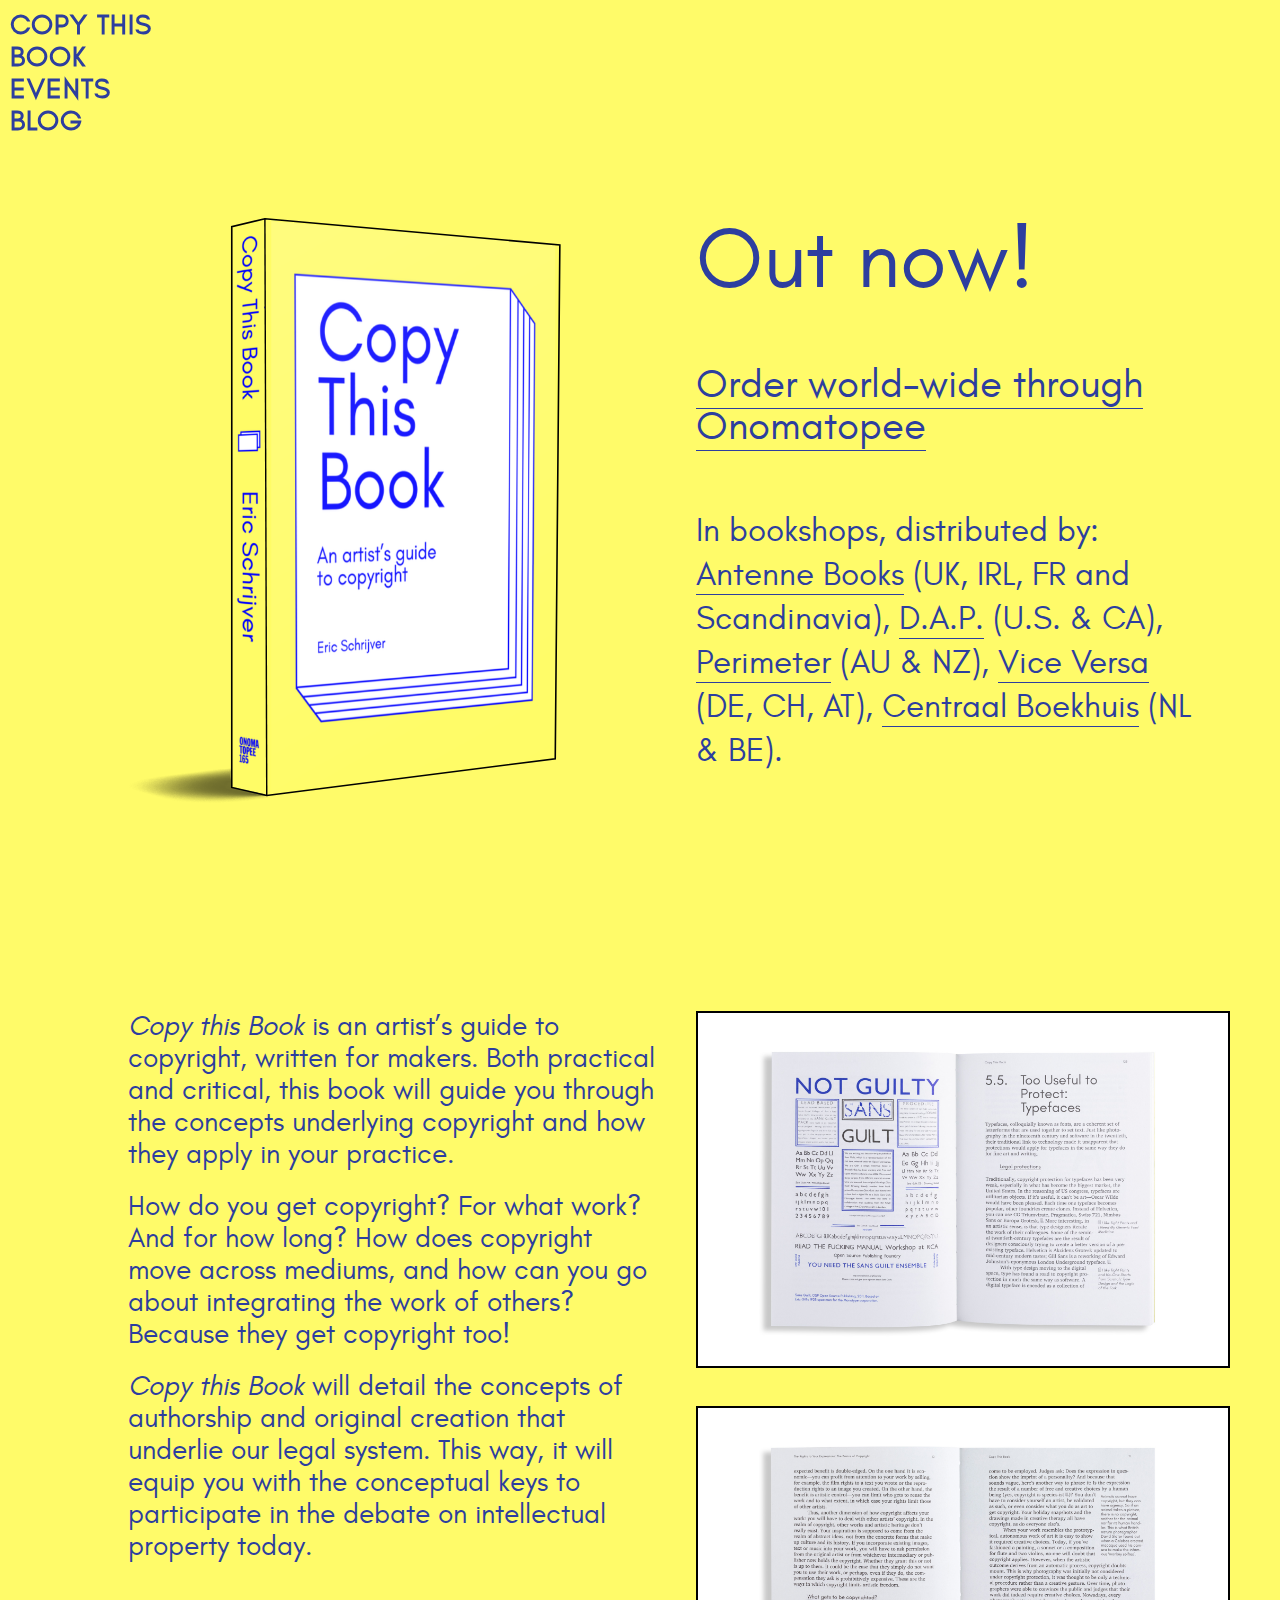
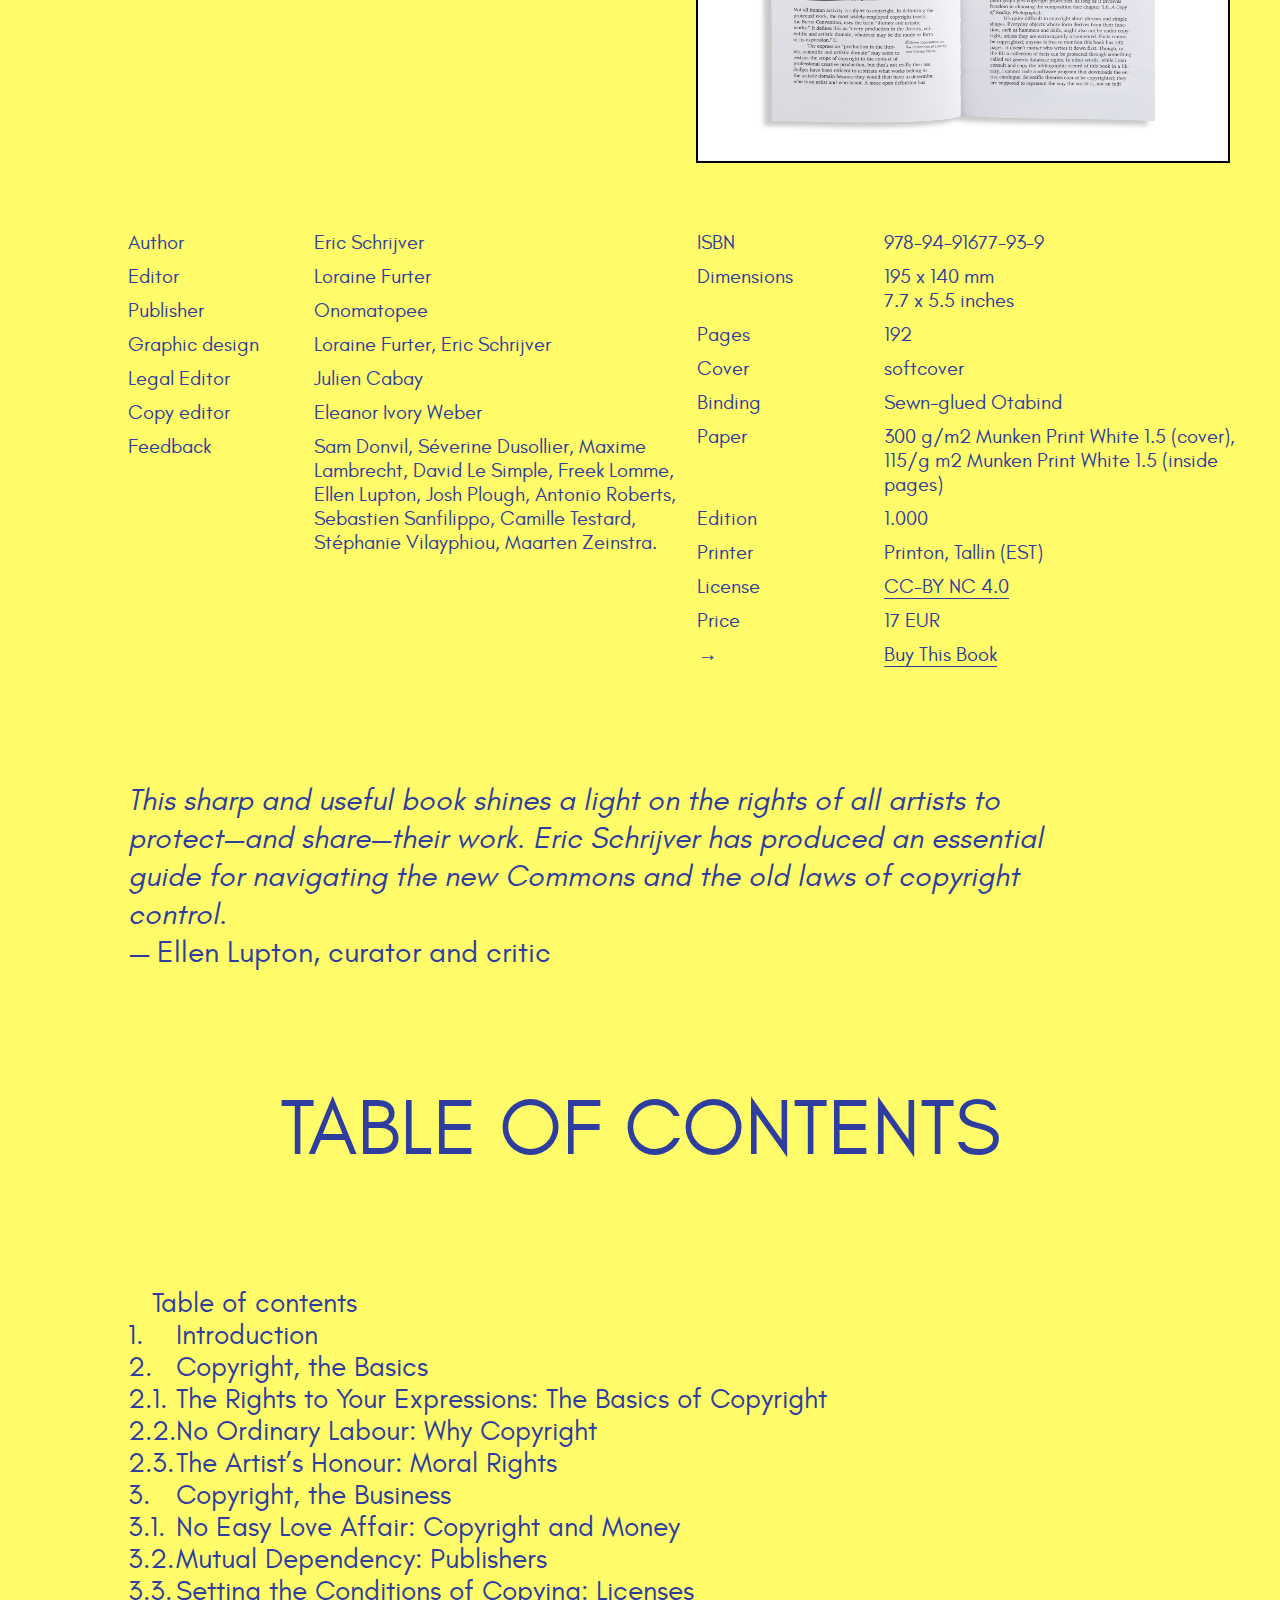
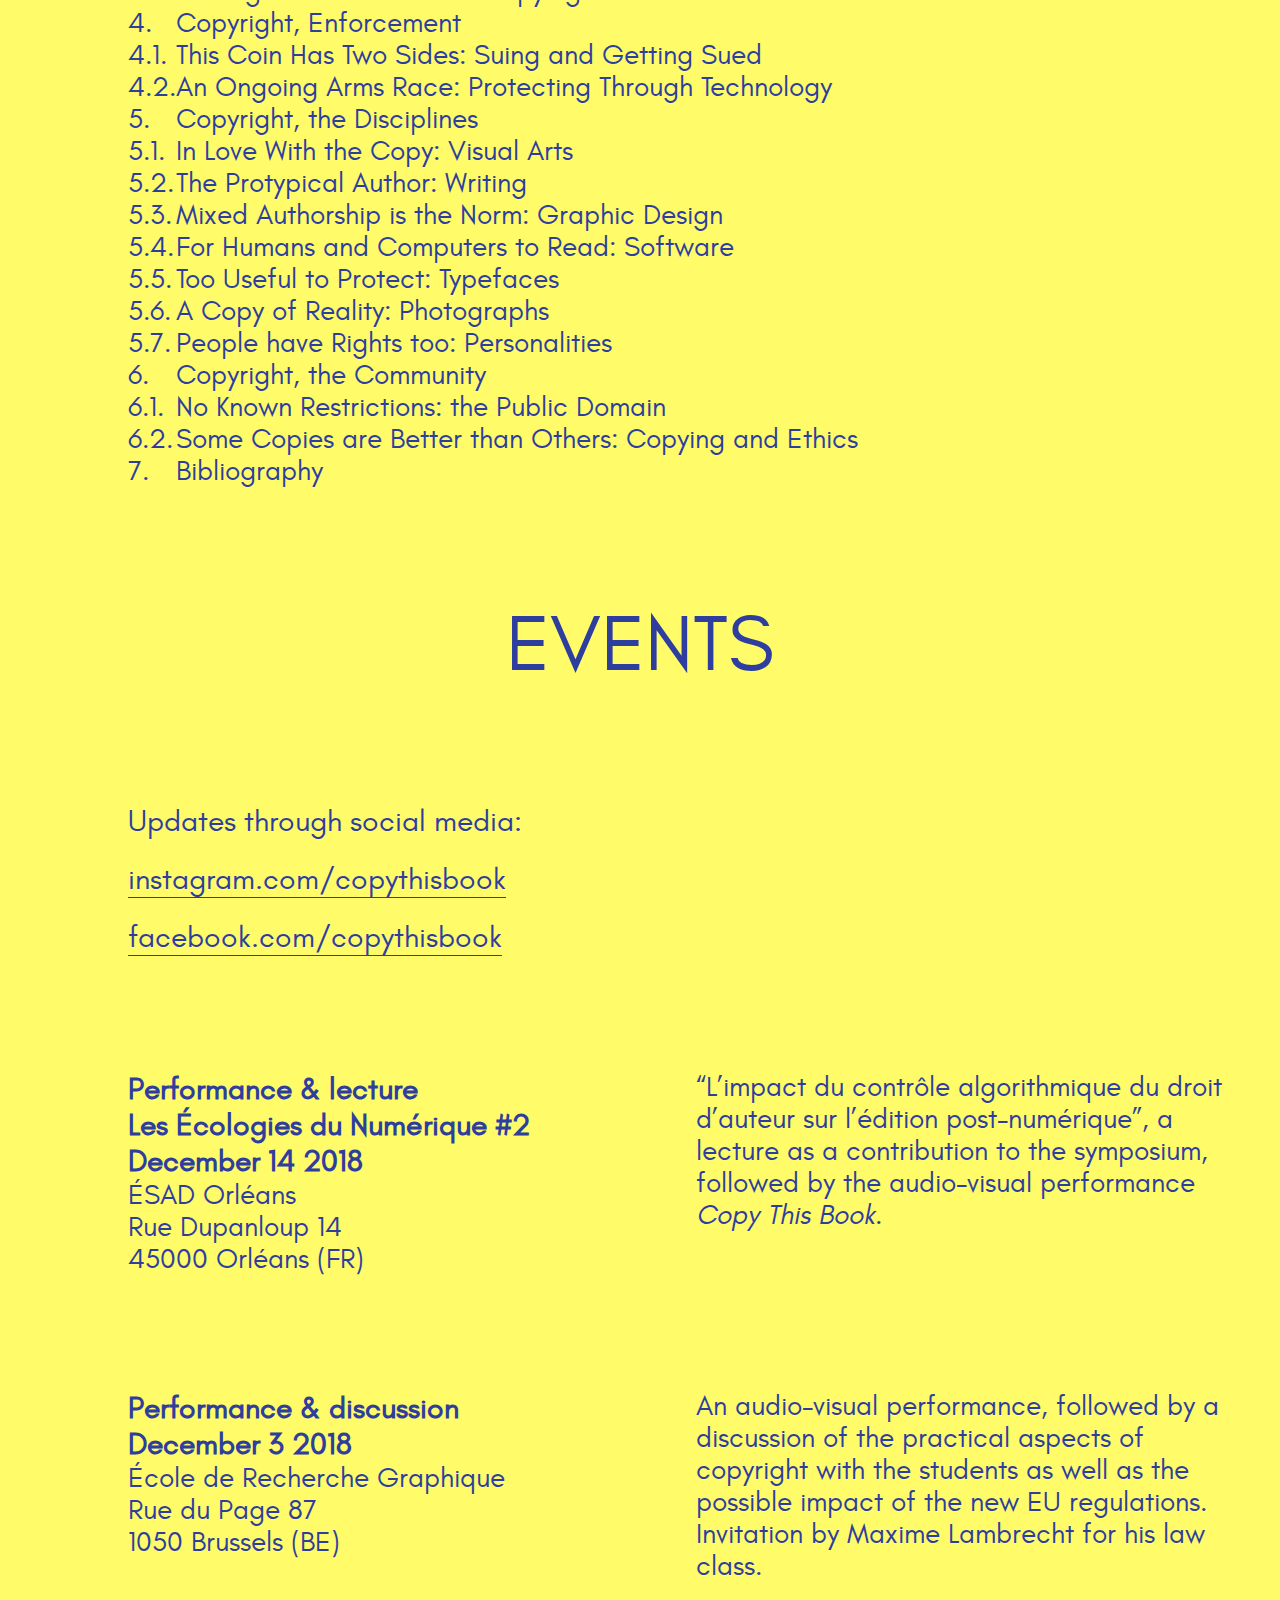
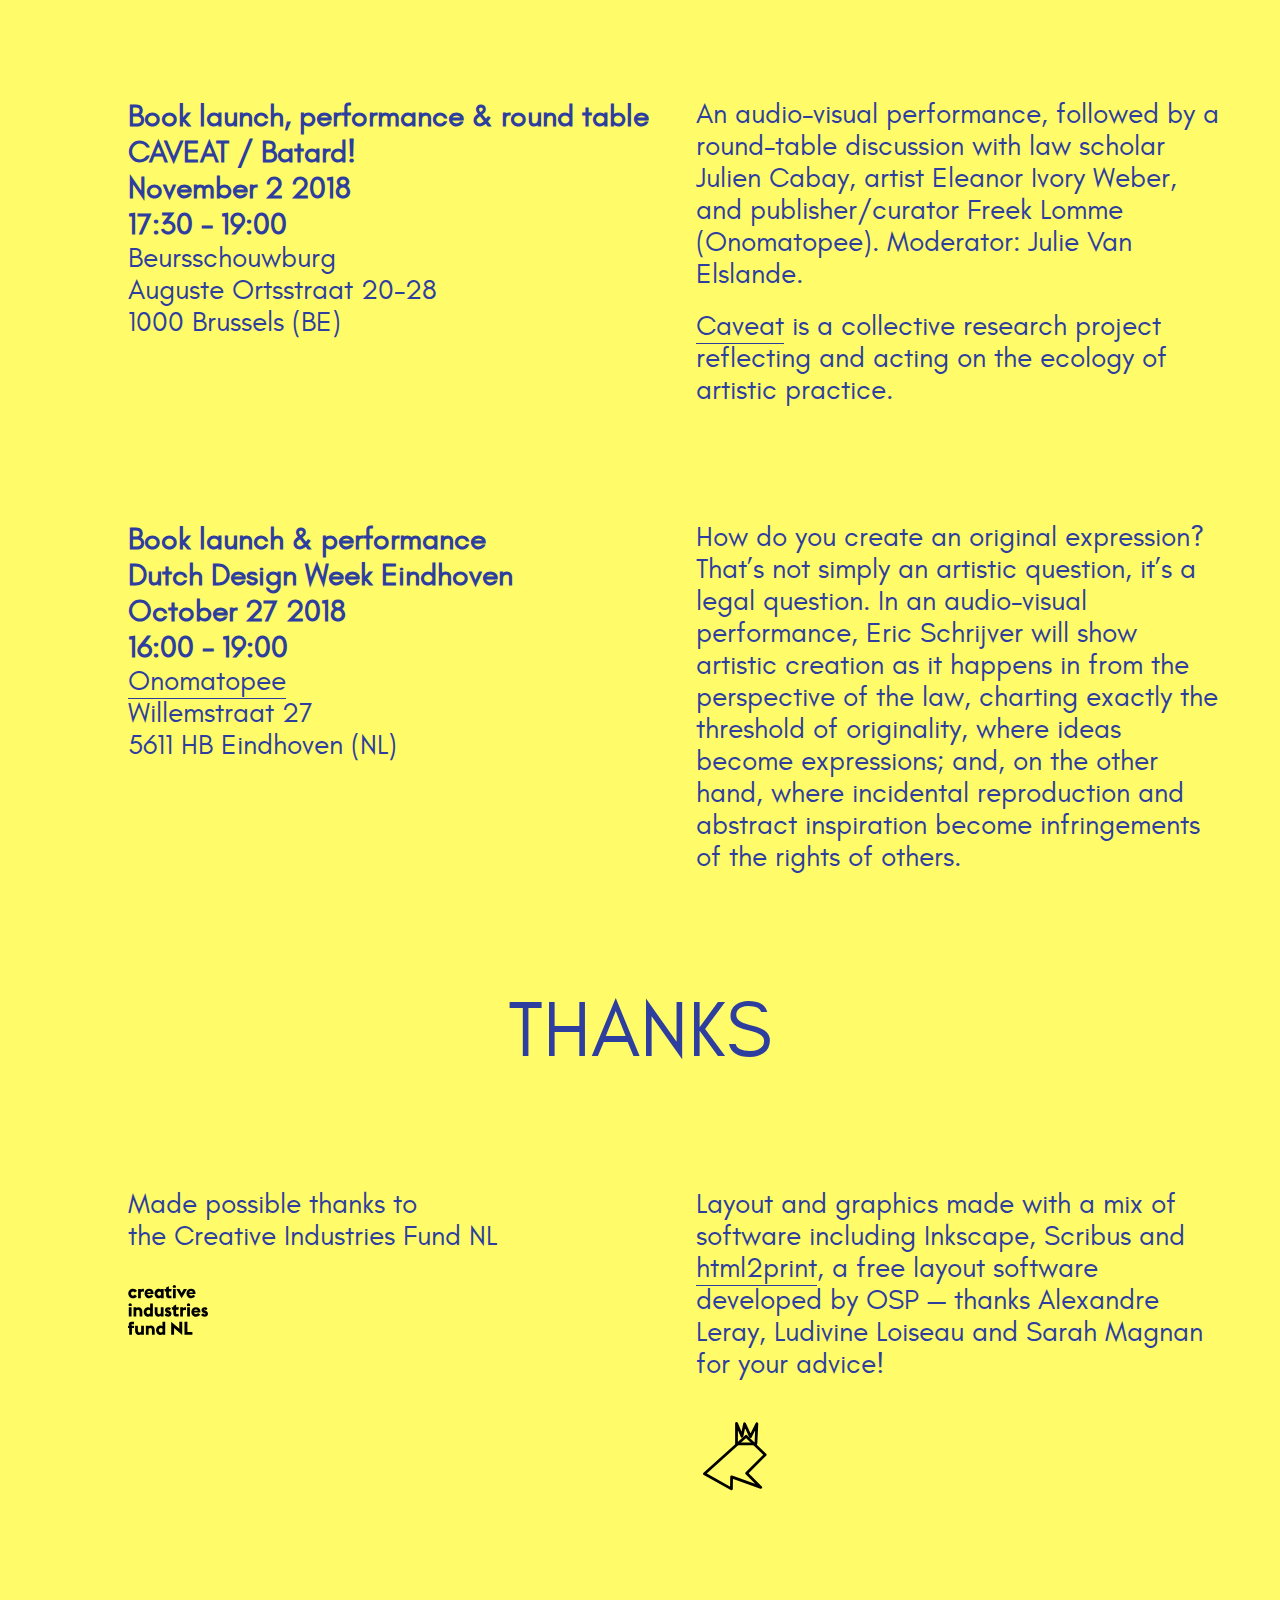
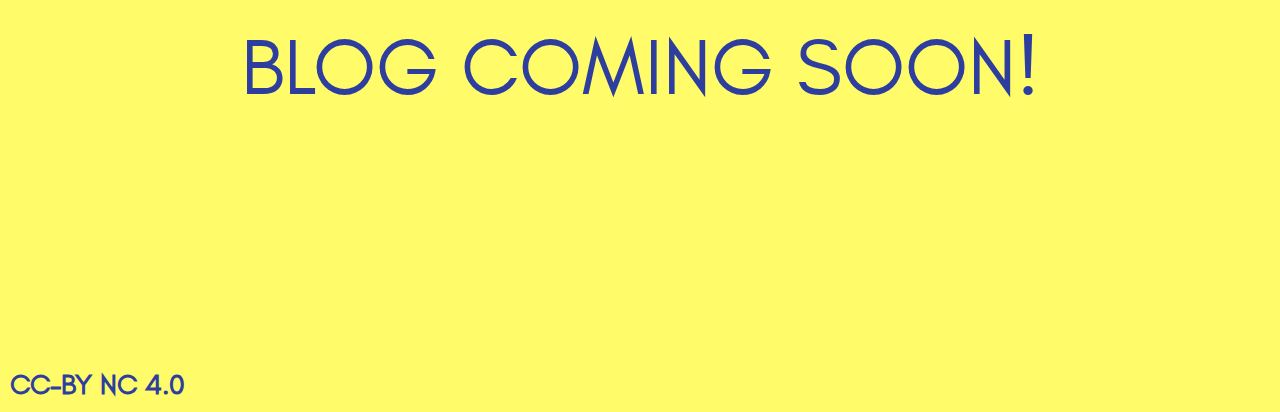
<file: index.html>
<!DOCTYPE html>
<html class="" lang="nl">
<head>
    <meta http-equiv="Content-Type" content="text/html; charset=UTF-8">
    <meta name="viewport" content="width=device-width, initial-scale=1.0, maximum-scale=1.0, user-scalable=no">
    <title>Copy This Book. An Artist’s Guide to Copyright.</title>
    <meta name="description" content="Both practical and critical, this book will guide you through the concepts underlying copyright and how they apply in your practice." />
    <meta property="og:image" content="https://copy-this-book.eu/out-now-og-image.png"/>
    <link rel="stylesheet" href="stylesheets/reset.css" type="text/css" media="all">
    <link rel="stylesheet" href="stylesheets/styles.css" type="text/css" media="all">
    <link rel="stylesheet" href="https://use.fontawesome.com/releases/v5.6.3/css/all.css" integrity="sha384-UHRtZLI+pbxtHCWp1t77Bi1L4ZtiqrqD80Kn4Z8NTSRyMA2Fd33n5dQ8lWUE00s/" crossorigin="anonymous">

    <!-- Matomo // There’s no reason to give all that data to Google!! -->
<script type="text/javascript">
  var _paq = _paq || [];
  /* tracker methods like "setCustomDimension" should be called before "trackPageView" */
  _paq.push(['trackPageView']);
  _paq.push(['enableLinkTracking']);
  (function() {
    var u="//var.schr.fr/piwik/";
    _paq.push(['setTrackerUrl', u+'piwik.php']);
    _paq.push(['setSiteId', '8']);
    var d=document, g=d.createElement('script'), s=d.getElementsByTagName('script')[0];
    g.type='text/javascript'; g.async=true; g.defer=true; g.src=u+'piwik.js'; s.parentNode.insertBefore(g,s);
  })();
</script>
<!-- End Matomo Code -->

</head>
<body style="position: relative;">

    <nav>
        <p><a href="#">COPY THIS</a></p>
        <p><a href="#book">BOOK</a></p>
        <p><a href="#events">EVENTS</a></p>
        <p><a href="#blog">BLOG</a></p>
        <p><a href="https://www.instagram.com/copythisbook/"><i class="fab fa-instagram"></i></a> <a href="https://www.facebook.com/copythisbook/"><i class="fab fa-facebook"></i></a></p>
    </nav>
    <div class="license" style="position: absolute; left: 10px; bottom: 10px;">
        <a href="https://creativecommons.org/licenses/by-nc/4.0/" target="_blank" style="border: 0;"><strong>CC-BY NC 4.0</strong></a>
    </div>

    <!-- <img src="images/cover-design.svg" class="img-titre"> -->
    <!-- <h1>Copy This Book</h1>
    <h2 style="padding-top: 5vw;">An artist’s guide to copyright</h2> -->

    <section class="accroche">
        <div class="image">
            <img src="images/cover-3d.svg">
            <!-- <img src="./files/OMP-165-_-Copy-This-Book-_digital-temp-cover-kopie.jpg"> -->
        </div>
        <div class="upcoming">
            <div class="title">
                Out now!
            </div>
            <div class="info">
                <a href="https://www.onomatopee.net/?add-to-cart=6672" target="_blank">Order world-wide through Onomatopee</a>
            </div>
            <div class="info">
                <small>In bookshops, distributed by: <a href="https://www.antennebooks.com/" target="_blank" rel="noopener">Antenne Books</a> (UK, IRL, FR and Scandinavia), <a href="http://www.artbook.com/aboutus.html" target="_blank" rel="noopener">D.A.P.</a> (U.S. &amp; CA), <a href="http://perimeterdistribution.com/" target="_blank" rel="noopener">Perimeter</a> (AU &amp; NZ), <a href="http://www.vice-versa-distribution.com/" target="_blank" rel="noopener">Vice Versa</a> (DE, CH, AT), <a href="https://www.cb.nl">Centraal Boekhuis</a> (NL &amp; BE).</small>
            </div>
        </div>
    </section>

    <section id="book" style="padding-top: 5vw;">
        <div class="book-presentation">
            <p><em>Copy this Book</em> is an artist’s guide to copyright, written for makers. Both practical and critical, this book will guide you through the concepts underlying copyright and how they apply in your practice.</p>
            <p>How do you get copyright? For what work? And for how long? How does copyright move across mediums, and how can you go about integrating the work of others? Because they get copyright too!</p>
            <p><em>Copy this Book</em> will detail the concepts of authorship and original creation that underlie our legal system. This way, it will equip you with the conceptual keys to participate in the debate on intellectual property today.</p>
        </div>
        <div class="spreads">
            <img src="./files/OMP165_-Copy-This-Book-_-978-94-91677-93-9-low-res-_10.jpg">
            <img src="./files/OMP165_-Copy-This-Book-_-978-94-91677-93-9-low-res-_3.jpg">
        </div>

        <div class="specs">
            <dl>
                <dt>Author</dt><dd>Eric Schrijver</dd>
                <dt>Editor</dt><dd>Loraine Furter</dd>
                <dt>Publisher</dt><dd>Onomatopee</dd>
                <dt>Graphic design</dt><dd>Loraine Furter, Eric Schrijver</dd>
                <dt>Legal Editor</dt><dd>Julien Cabay</dd>
                <dt>Copy editor</dt><dd>Eleanor Ivory Weber</dd>
                <dt>Feedback</dt><dd>Sam Donvil, Séverine Dusollier, Maxime Lambrecht, David Le Simple, Freek Lomme, Ellen Lupton, Josh Plough, Antonio Roberts, Sebastien Sanfilippo, Camille Testard, Stéphanie Vilayphiou, Maarten Zeinstra.</dd>
            </dl>
            <dl>
                <dt>ISBN</dt><dd>978-94-91677-93-9</dd>
                <dt>Dimensions</dt><dd>195 x 140 mm<br>7.7 x 5.5 inches</dd>
                <dt>Pages</dt><dd>192</dd>
                <dt>Cover</dt><dd>softcover</dd>
                <dt>Binding</dt><dd>Sewn-glued Otabind</dd>
                <dt>Paper</dt><dd>300 g/m2 Munken Print White 1.5 (cover), 115/g m2 Munken Print White 1.5 (inside pages)</dd>
                <dt>Edition</dt><dd>1.000</dd>
                <dt>Printer</dt><dd>Printon, Tallin (EST)</dd>
                <dt>License</dt><dd><a href="https://creativecommons.org/licenses/by-nc/4.0/" target="_blank">CC-BY NC 4.0</a></dd>
                <dt>Price</dt><dd>17 EUR</dd>
                <dt>→</dt><dd><a href="https://www.onomatopee.net/?add-to-cart=6672" target="_blank">Buy This Book</a></dd>
            </dl>
        </div>
    </section>

    <section>
        <div class="blurb">
            <p><em>This sharp and useful book shines a light on the rights of all artists to protect—and share—their work. Eric Schrijver has produced an essential guide for navigating the new Commons and the old laws of copyright control.<br>
                —&nbsp;</em>Ellen Lupton, curator and critic</p>
        </div>
    </section>

    <h2>TABLE OF CONTENTS</h2>

    <section>
        <table>
            <tbody><tr><td> </td><td>Table of contents</td><td> </td></tr>
            </tbody>
        </table>
        <table>
            <tbody><tr><td>1.</td><td>Introduction</td></tr>
            <tr><td>2.</td><td>Copyright, the Basics</td><td> </td></tr>
            <tr><td>2.1.</td><td>The Rights to Your Expressions: The Basics of Copyright</td></tr>
            <tr><td>2.2.</td><td>No Ordinary Labour: Why Copyright</td></tr>
            <tr><td>2.3.</td><td>The Artist’s Honour: Moral Rights</td></tr>
            <tr><td>3.</td><td>Copyright, the Business</td><td> </td></tr>
            <tr><td>3.1.</td><td>No Easy Love Affair: Copyright and Money</td></tr>
            <tr><td>3.2.</td><td>Mutual Dependency: Publishers</td></tr>
            <tr><td>3.3.</td><td>Setting the Conditions of Copying: Licenses</td></tr>
            <!-- <tr><td>3.4.</td><td>Business Comes with Extra Rules: Trademarks and Patents</td><td></td></tr> -->
            <tr><td>4.</td><td>Copyright, Enforcement</td><td> </td></tr>
            <tr><td>4.1.</td><td>This Coin Has Two Sides: Suing and Getting Sued</td></tr>
            <tr><td>4.2.</td><td>An Ongoing Arms Race: Protecting Through Technology</td></tr>
            <tr><td>5.</td><td>Copyright, the Disciplines</td><td> </td></tr>
            <tr><td>5.1.</td><td>In Love With the Copy: Visual Arts</td></tr>
            <tr><td>5.2.</td><td>The Protypical Author: Writing</td></tr>
            <tr><td>5.3.</td><td>Mixed Authorship is the Norm: Graphic Design</td></tr>
            <tr><td>5.4.</td><td>For Humans and Computers to Read: Software</td></tr>
            <tr><td>5.5.</td><td>Too Useful to Protect: Typefaces</td></tr>
            <tr><td>5.6.</td><td>A Copy of Reality: Photographs</td></tr>
            <tr><td>5.7.</td><td>People have Rights too: Personalities</td></tr>
            <tr><td>6.</td><td>Copyright, the Community</td><td> </td></tr>
            <tr><td>6.1.</td><td>No Known Restrictions: the Public Domain</td></tr>
            <tr><td>6.2.</td><td>Some Copies are Better than Others: Copying and Ethics</td></tr>
            <tr><td>7.</td><td>Bibliography</td></tr>
            </tbody>
        </table>
    </section>

    <h2 id="events">EVENTS</h2>

    <section>
        <div class="blurb">
            <p>Updates through social media:</p>
            <p><a href="https://www.instagram.com/copythisbook/">instagram.com/copythisbook</a></p>
            <p><a href="https://www.facebook.com/copythisbook/">facebook.com/copythisbook</a></p>
        </div>
    </section>

    <section>
        <div class="event-presentation">
            <h3>Performance &amp; lecture<br>
                Les Écologies du Numérique #2<br>
                December 14 2018
            </h3>

            <p>
                ÉSAD Orléans<br/>
                Rue Dupanloup 14<br>45000 Orléans (FR)</p>

        </div>
        <div class="event-image">
            <p>“L’impact du contrôle algorithmique du droit d’auteur sur l’édition post-numérique”, a lecture as a contribution to the symposium, followed by the audio-visual performance <em>Copy This Book</em>.</p>
        </div>
    </section>

    <section>
        <div class="event-presentation">
            <h3>Performance &amp; discussion<br>
                December 3 2018
            </h3>

            <p>École de Recherche Graphique<br/>
                Rue du Page 87<br>1050 Brussels (BE)
            </p>

        </div>
        <div class="event-image">
            <p>An audio-visual performance, followed by a discussion of the practical aspects of copyright with the students as well as the possible impact of the new EU regulations. Invitation by Maxime Lambrecht for his law class.</p>
        </div>
    </section>

    <section>
        <div class="event-presentation">
            <h3>Book launch, performance &amp; round table<br>
                CAVEAT / Batard!<br>
                November 2 2018<br>17:30 - 19:00
            </h3>

            <p>Beursschouwburg<br/>
            Auguste Ortsstraat 20-28<br/>
            1000 Brussels (BE)
            </p>

        </div>
        <div class="event-image">
            <p>An audio-visual performance, followed by a round-table discussion with law scholar Julien Cabay, artist Eleanor Ivory Weber, and publisher/curator Freek Lomme (Onomatopee). Moderator: Julie Van Elslande.</p>

            <p><a href="https://caveat.be/">Caveat</a> is a collective research project reflecting and acting on the ecology of artistic practice.</p>
        </div>
    </section>

    <section>
        <div class="event-presentation">
            <h3>Book launch & performance<br>
                Dutch Design Week Eindhoven<br>
                October 27 2018<br>16:00 - 19:00
            </h3>

            <p><a href="https://www.onomatopee.net/">Onomatopee</a><br>
                Willemstraat 27<br>
                5611 HB Eindhoven (NL)
            </p>

        </div>
        <div class="event-image">
            <p>How do you create an original expression? That’s not simply an artistic question, it’s a legal question. In an audio-visual performance, Eric Schrijver will show artistic creation as it happens in from the perspective of the law, charting exactly the threshold of originality, where ideas become expressions; and, on the other hand, where incidental reproduction and abstract inspiration become infringements of the rights of others.</p>
        </div>
    </section>

    <h2>THANKS</h2>

    <section class="thanks">
        <div>
            <p>Made possible thanks to<br>the Creative Industries Fund NL<br><br><img src="./images/logos/creative-industries-fund-NL.svg"></p>
        </div>
        <div>
            <p>Layout and graphics made with a mix of software including Inkscape, Scribus and <a href="http://osp.kitchen/research/#h2p" target="_blank">html2print</a>, a free layout software developed by OSP — thanks Alexandre Leray, Ludivine Loiseau and Sarah Magnan for your advice!<br><br><img src="images/logos/OSP_new-frog.svg"></p>
        </div>
    </section>


    <h2 id="blog" style="padding-bottom: 300px;">blog coming soon!</h2>

</body>
</file>
<file: stylesheets/styles.css>
/* Here you can put your specific typography, layout styles. */

/*FONTS*/
@font-face {
    font-family: 'glacial';
    src: url('../fonts/glacialindifference-italic-webfont.woff2') format('woff2'),
    url('../fonts/glacialindifference-italic-webfont.woff') format('woff');
    font-weight: normal;
    font-style: italic;
}
@font-face {
    font-family: 'glacial';
    src: url('../fonts/glacialindifference-regular-webfont.woff2') format('woff2'),
    url('../fonts/glacialindifference-regular-webfont.woff') format('woff');
    font-weight: normal;
    font-style: normal;
}


body {
    font-family: "glacial";
    color: #2d3e9f;
    font-size: 28px;
    line-height: 32px;
    background-color: #fffb69;
}
a, a:visited, a:hover, a:focus {
    text-decoration: none;
    color: #2d3e9f;
    border-bottom: 1px solid #2d3e9f;
}
p+p {
    margin-top: 20px;
}
nav {
    position: fixed;
    top: 0;
    left: 0;
    width: 100%;
    padding: 10px;
    letter-spacing: 1px;
    font-weight: bold;
}
nav p {
    margin-right: 10%;
    margin-top: 0;
}
nav a, nav a:hover {
    border-bottom: 0;
}
.img-titre {
    margin-left: 30%;
    width: 40%;
    margin-top: 8vw;
}
h1, h2 {
    font-weight: normal;
    text-align: center;
    margin: 0;
}
h1 {
    font-size: 40px;
    line-height: 45px;
    margin-top: 15vw;
}
h2 {
    font-size: 80px;
    line-height: 85px;
    padding-top: 9vw;
    text-transform: uppercase;
}
h3 {
    font-size: 30px;
    line-height: 36px;
}
.accroche {
    padding-top: 8vw;
}
.accroche div div {
    width: auto;
}
.accroche, section {
    margin: 0 auto;
    margin-top: 9vw;
    width: 60%;
}
.accroche div, section div {
    display: inline-block;
    vertical-align: top;
    width: 46%;
    padding-right: 30px;
}
section div img {
    width: 100%;
}
.thanks img {
    max-width: 80px;
}
.upcoming .title {
    font-size: 85px;
    line-height: 86px;
    margin-bottom: 60px;
}
.upcoming .info {
    font-size: 40px;
    line-height: 42px;
    margin-bottom: 60px;
}
dl {
    width: 49%;
    display: inline-block;
    vertical-align: top;
    margin-top: 20px;
}
dt, dd {
    display: inline-block;
    vertical-align: top;
    margin-top: 10px;
}
dt {
    width: 30%;
    margin-right: 3%;
}
dd {
    width: 65%;
}
.specs {
    width: 100%;
    font-size: 20px;
    line-height: 24px;
    padding-right: 0;
}
.spreads img {
    border: 2px solid black;
    margin-bottom: 30px;
}
.blurb {
    font-size: 30px;
    line-height: 38px;
    width: 80%;
}

table tr td:first-child {
    width: 24px;
}


/* RESPONSIVE */

/* ÉCRAN SEULEMENT */
@media screen {
    .print-only {
        display: none;
    }
}

/* ÉCRAN (VALEURS MAXIMUM) */
@media screen and (max-width: 1400px) {
    .accroche, section {
        width: 90%;
        margin-left: 10%;
    }
}
@media screen and (max-width: 940px) {
    .img-titre {
        margin-left: 15%;
        width: 70%;
    }
    .accroche, section, .specs {
        width: 95%;
        margin-left: 5%;
    }
    .accroche div, section div {
        width: 80%;
        margin-left: 10%;
        padding-bottom: 30px;
        padding-right: 0;
    }
    .accroche div div {
        width: 100%;
    }
}
@media screen and (max-width: 480px) {
    body {
        font-size: 22px;
        line-height: 26px;
    }
    nav {
        position: absolute;
        width: auto;
    }
    h2 {
        font-size: 70px;
        line-height: 75px;
        padding: 40px 0;
    }
    .img-titre {
        margin-left: 5%;
        width: 90%;
        margin-top: 160px;
    }
    .upcoming .title {
        font-size: 48px;
        line-height: 50px;
    }
    .accroche, section, .specs {
        width: 90%;
        margin-left: 5%;
    }
    .accroche div, section div {
        width: 100%;
        margin-left: 0;
        padding-bottom: 30px;
    }
    .specs {
        font-size: 15px;
    }
    dl {
        width: 100%;
    }
    dt, dd {
        margin-top: 5px;
    }
    .blurb {
        width: 100%;
        font-size: 22px;
        line-height: 26px;
    }
}



/* IMPRESSION */

@media print {
    .titre {
        color: blue;
    }
    .screen-only {
        display: none;
    }
    a {
        color: black;
    }
	.canvas {
		overflow: hidden;
	}
}

@page {
    size: 210mm 297mm;
    margin: none;
}
</file>
